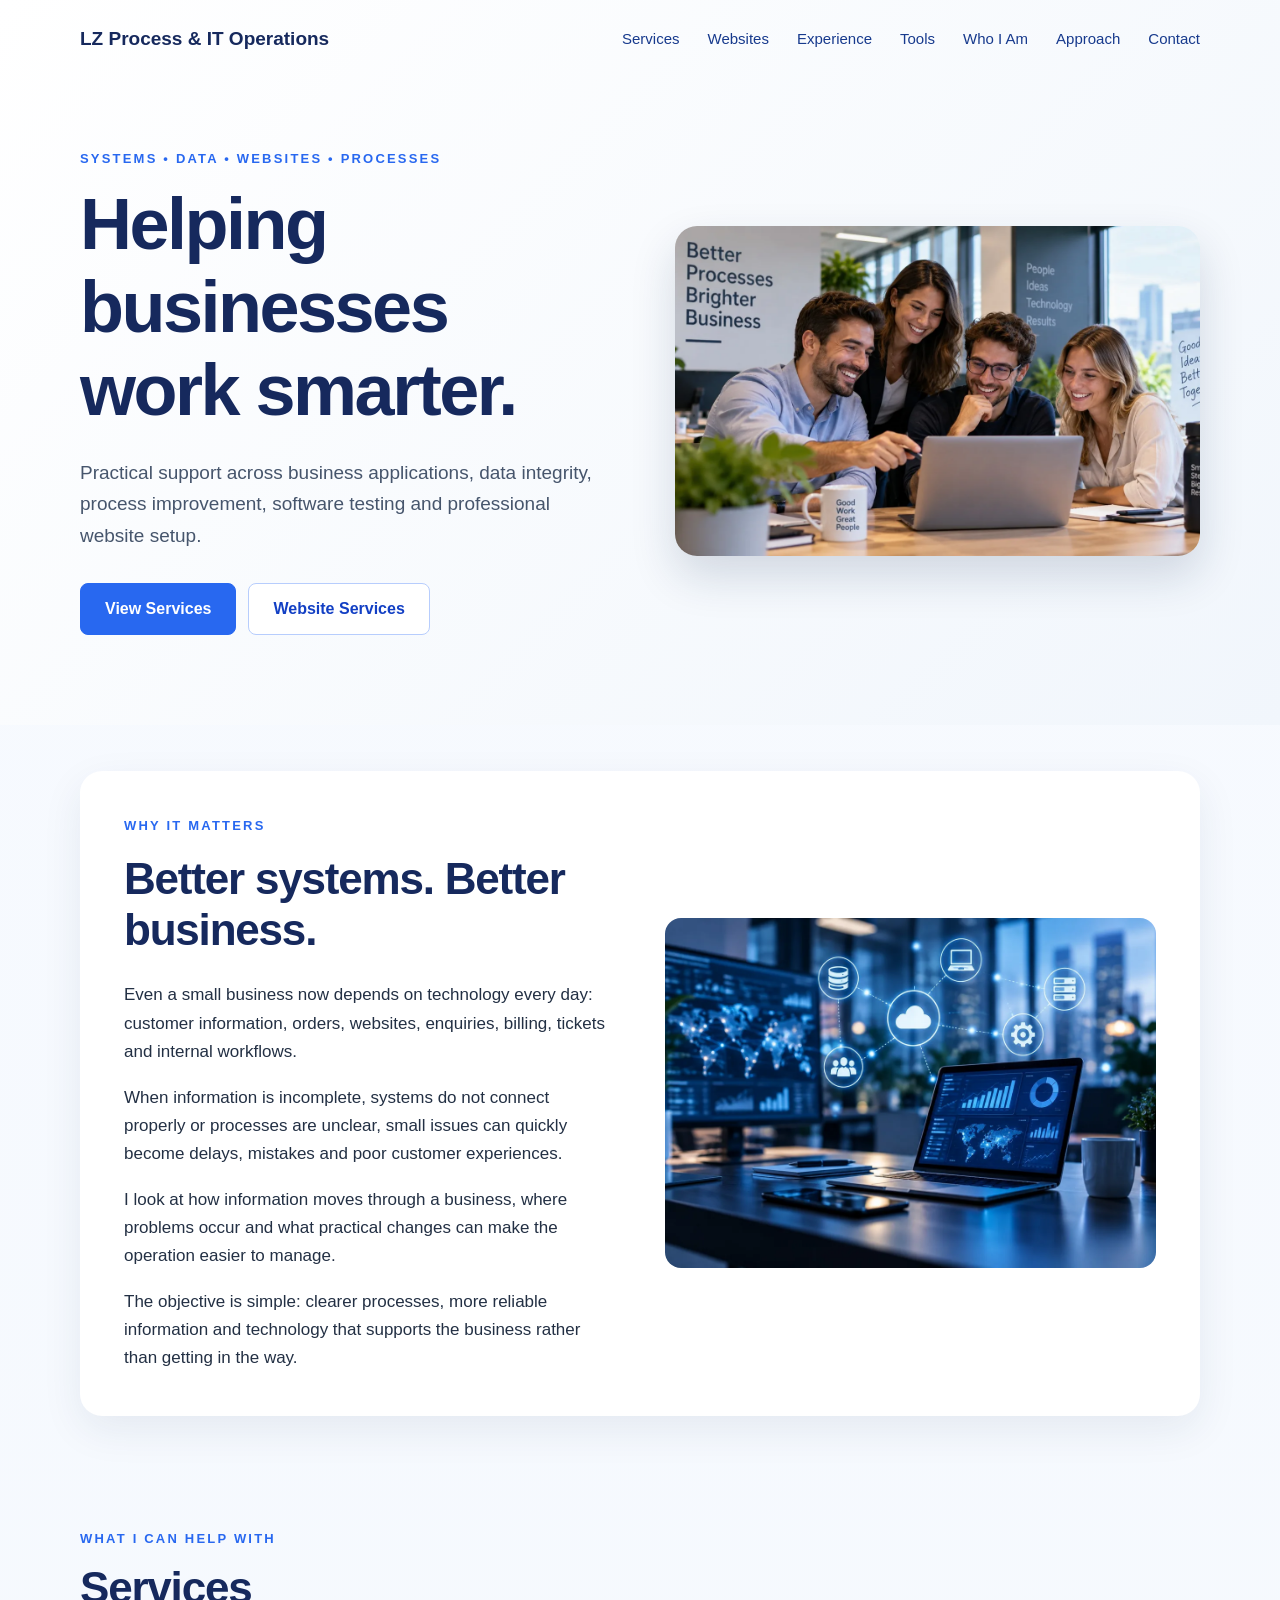
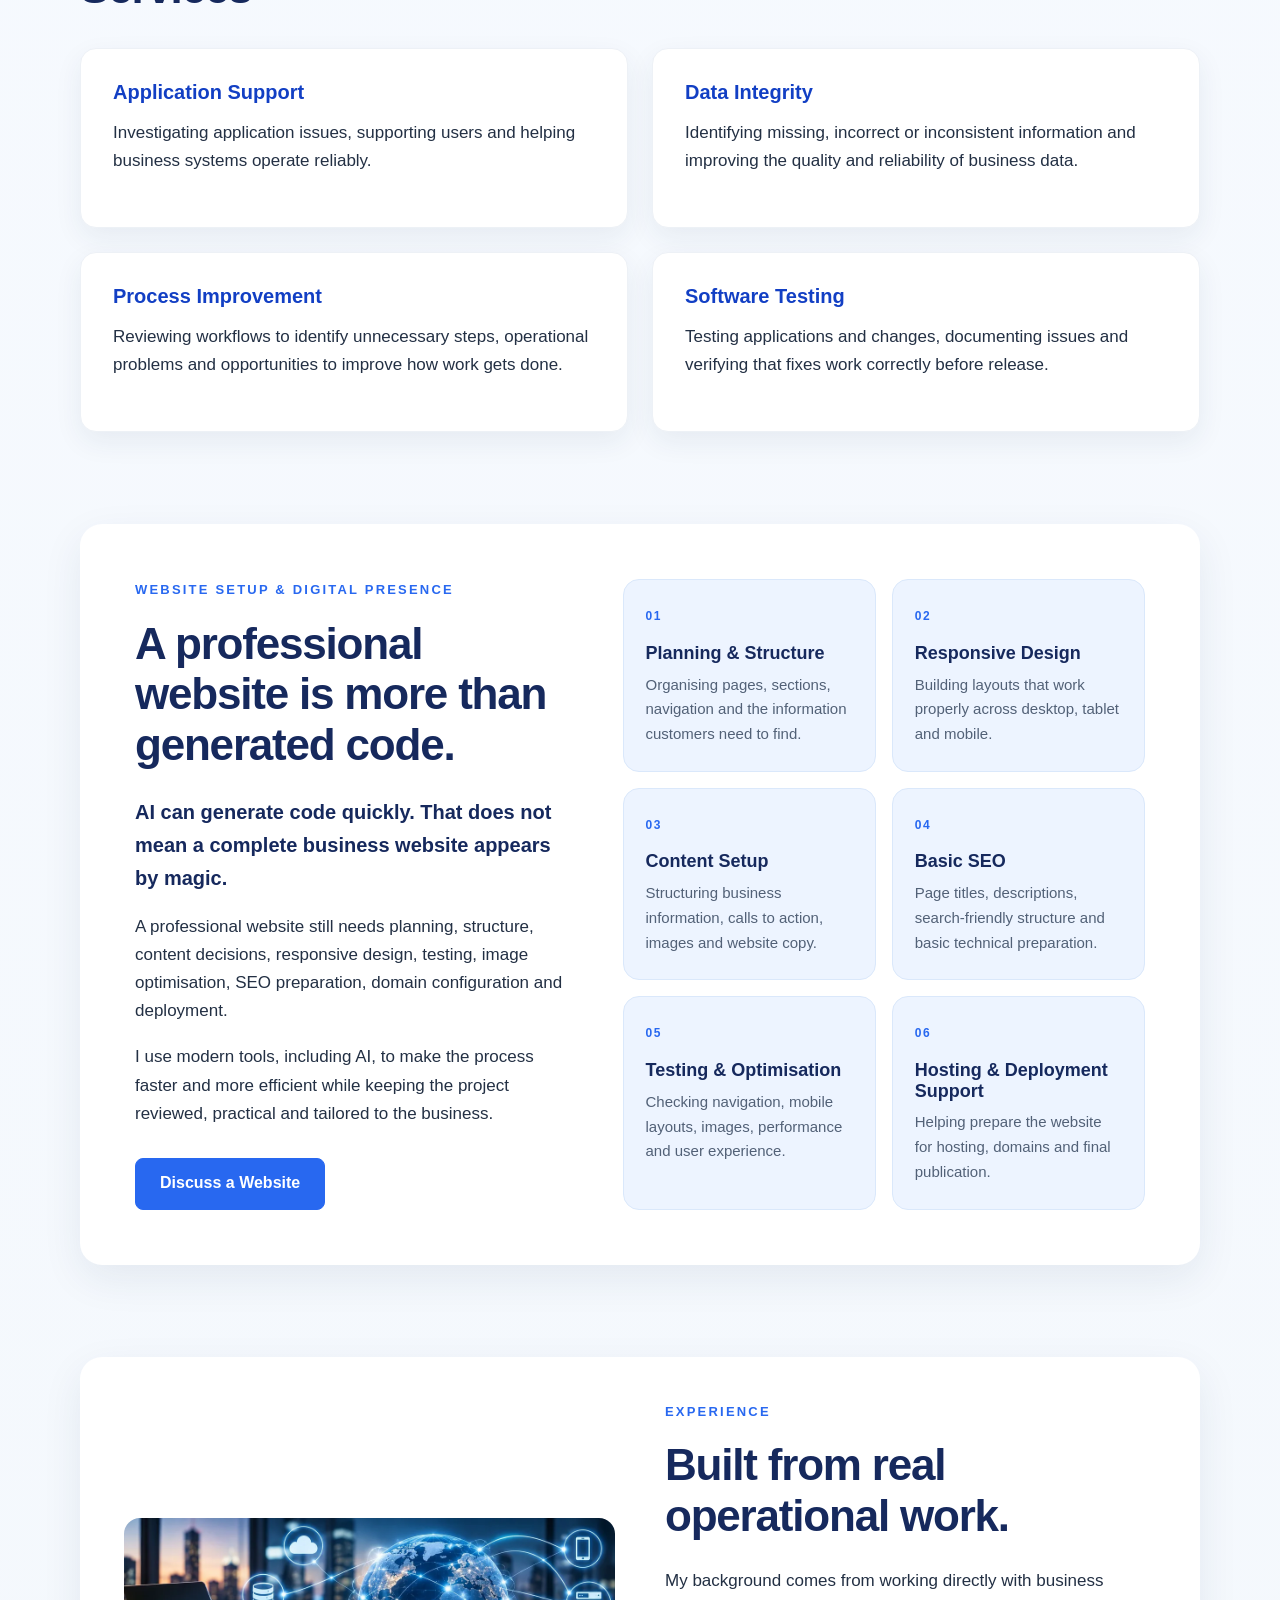
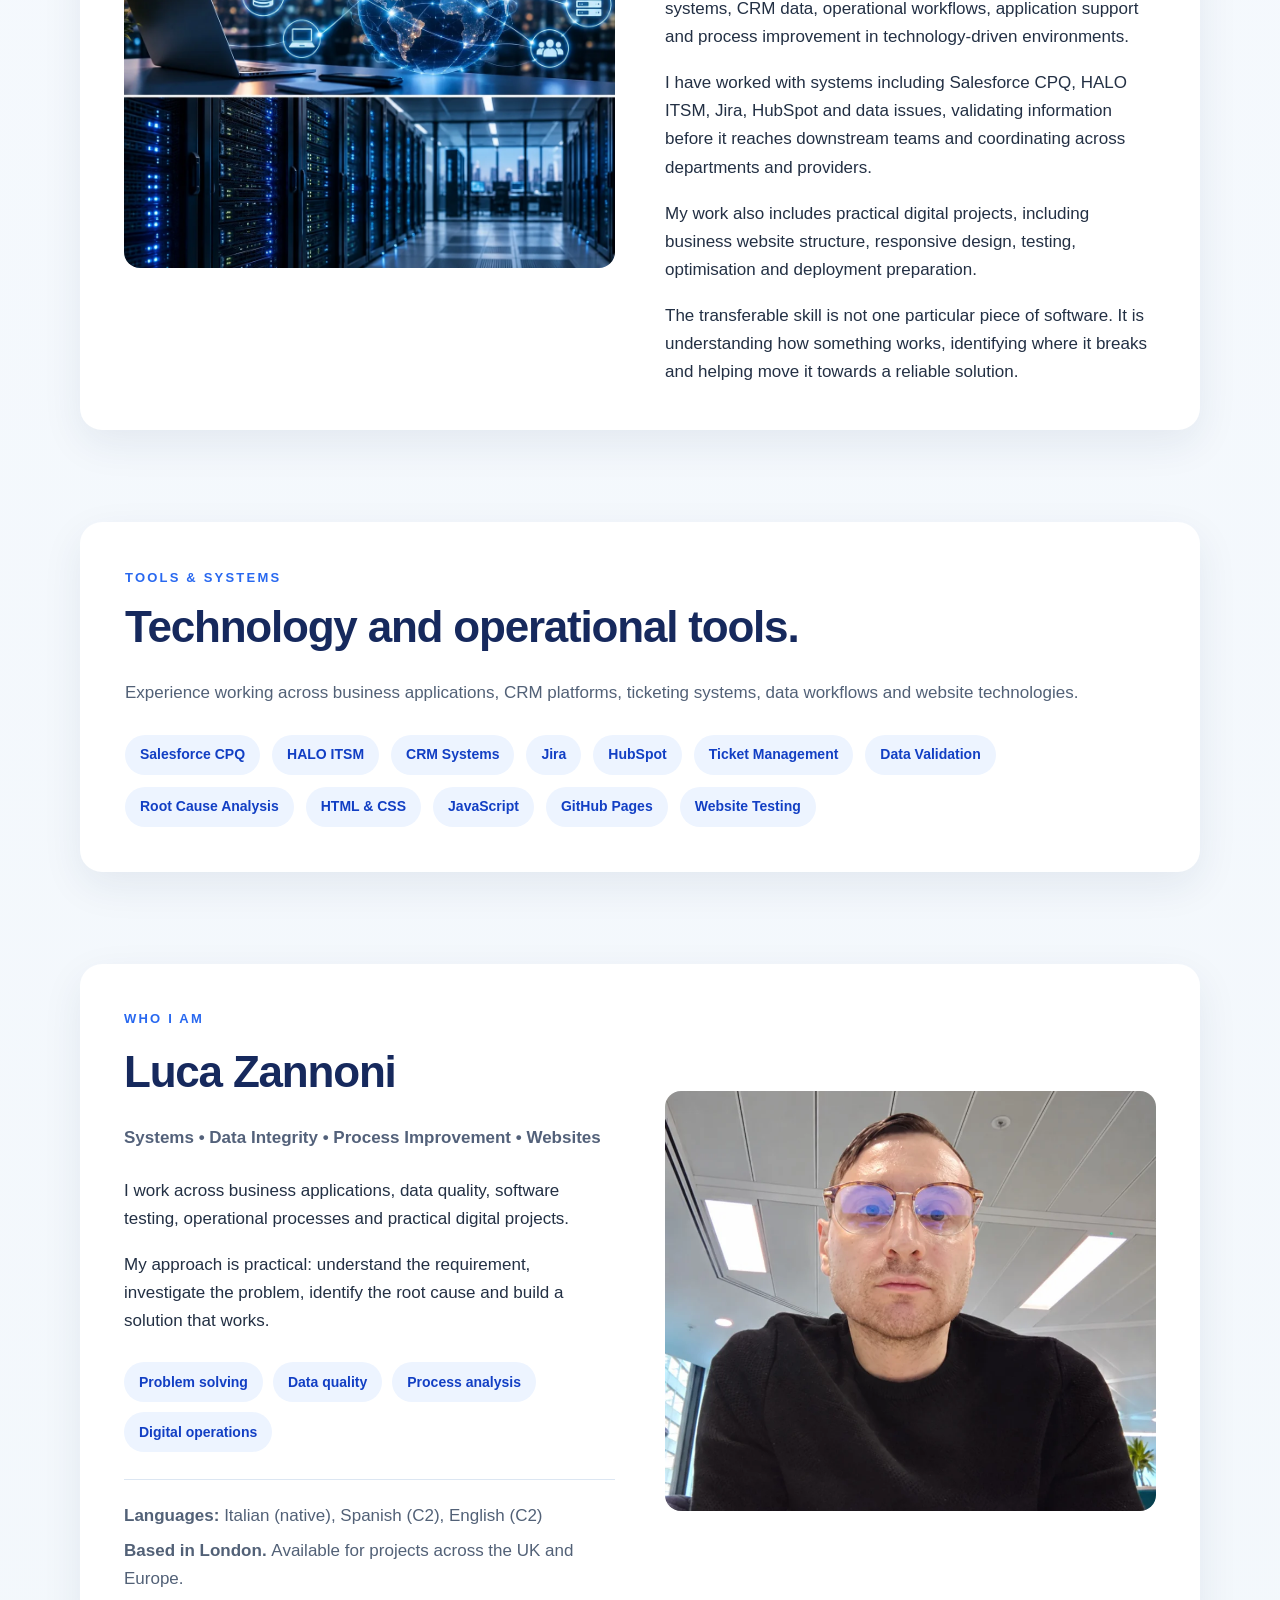
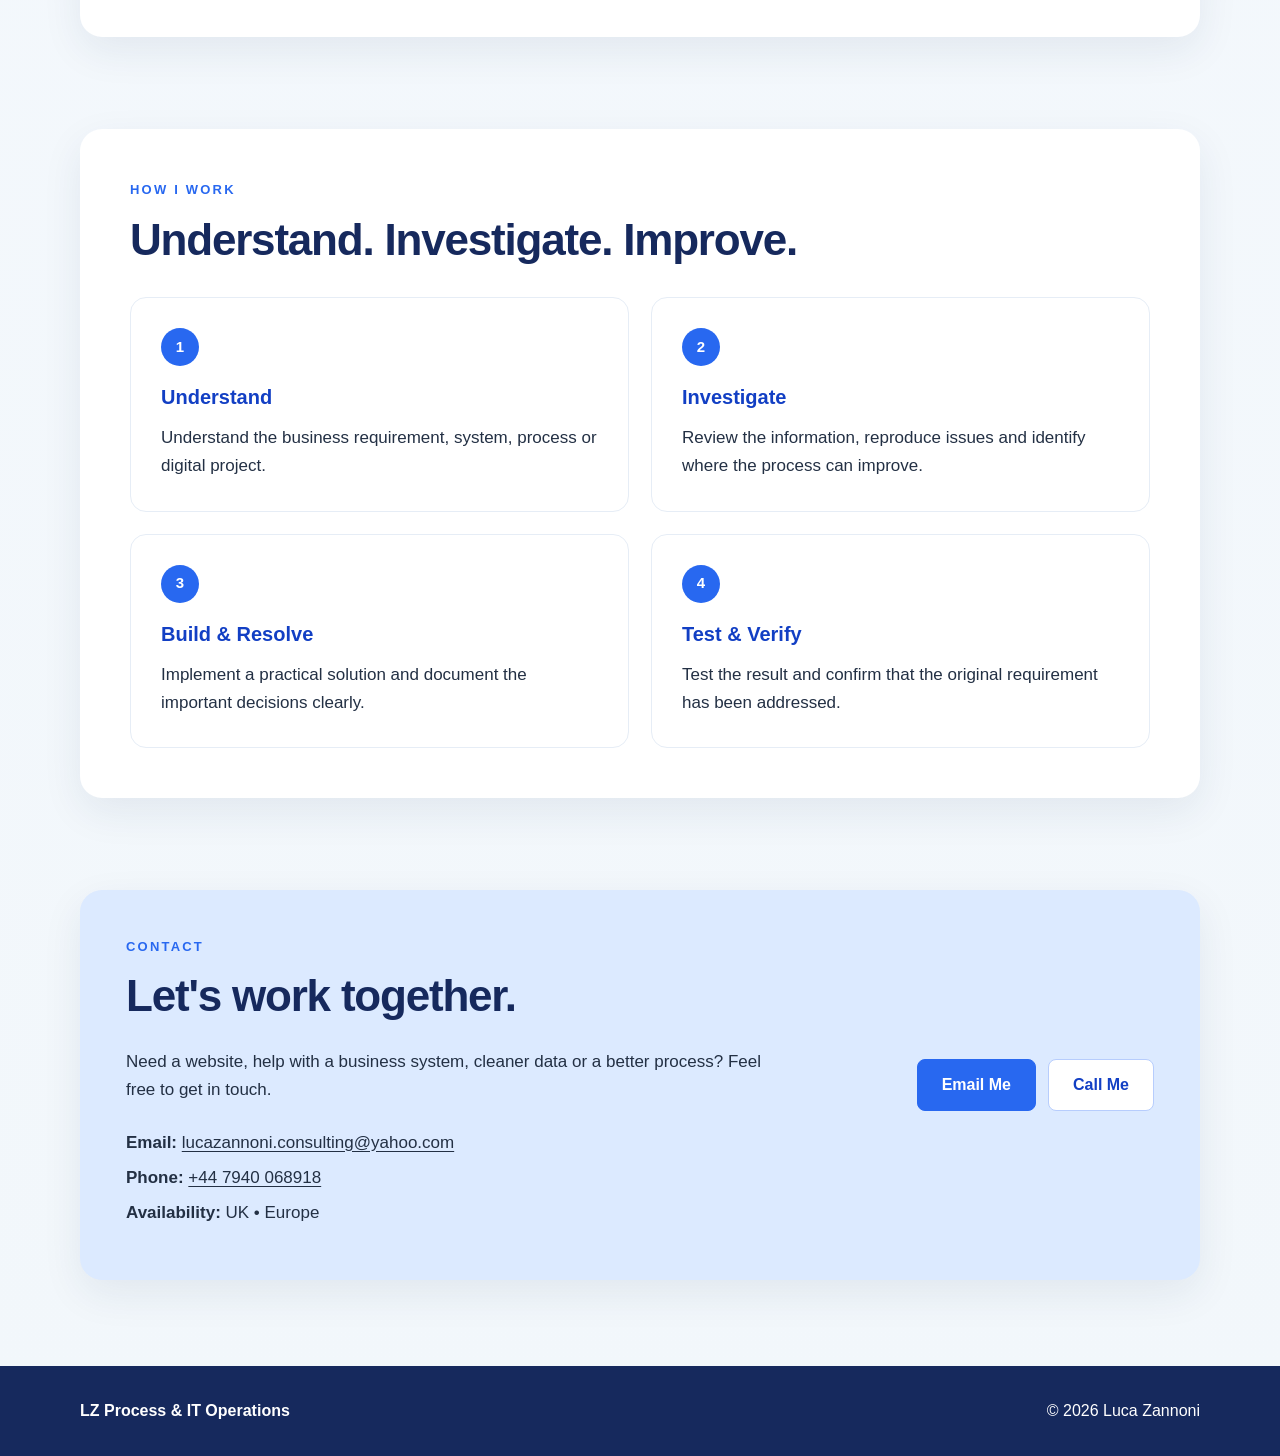
<file: index.html>
<!DOCTYPE html>
<html lang="en">

<head>

    <meta charset="UTF-8">

    <meta
        name="viewport"
        content="width=device-width, initial-scale=1.0"
    >


    <!-- =========================
         SEO
    ========================== -->

    <title>
        Business Systems, Data, Processes & Website Support | LZ Process & IT Operations
    </title>

    <meta
        name="description"
        content="Practical support for business systems, data integrity, process improvement, software testing and professional website setup across the UK and Europe."
    >

    <meta
        name="robots"
        content="index, follow"
    >

    <link
        rel="canonical"
        href="https://www.lzprocessoperations.com/"
    >


    <!-- =========================
         OPEN GRAPH
    ========================== -->

    <meta
        property="og:type"
        content="website"
    >

    <meta
        property="og:title"
        content="LZ Process & IT Operations | Systems, Data, Processes & Websites"
    >

    <meta
        property="og:description"
        content="Practical support across business systems, data integrity, process improvement, software testing and professional website setup."
    >

    <meta
        property="og:url"
        content="https://www.lzprocessoperations.com/"
    >

    <meta
        property="og:image"
        content="https://www.lzprocessoperations.com/images/office.webp"
    >

    <meta
        property="og:site_name"
        content="LZ Process & IT Operations"
    >


    <!-- =========================
         TWITTER
    ========================== -->

    <meta
        name="twitter:card"
        content="summary_large_image"
    >

    <meta
        name="twitter:title"
        content="LZ Process & IT Operations | Systems, Data, Processes & Websites"
    >

    <meta
        name="twitter:description"
        content="Practical support across business systems, data integrity, process improvement, software testing and professional website setup."
    >

    <meta
        name="twitter:image"
        content="https://www.lzprocessoperations.com/images/office.webp"
    >


    <!-- =========================
         BROWSER
    ========================== -->

    <meta
        name="theme-color"
        content="#16295d"
    >


    <!-- =========================
         STRUCTURED DATA
    ========================== -->

    <script type="application/ld+json">
    {
        "@context": "https://schema.org",
        "@type": "ProfessionalService",
        "name": "LZ Process & IT Operations",
        "url": "https://www.lzprocessoperations.com/",
        "description": "Practical support across business systems, data integrity, process improvement, software testing and professional website setup.",
        "founder": {
            "@type": "Person",
            "name": "Luca Zannoni"
        },
        "areaServed": [
            {
                "@type": "Country",
                "name": "United Kingdom"
            },
            {
                "@type": "Place",
                "name": "Europe"
            }
        ],
        "email": "mailto:lucazannoni.consulting@yahoo.com",
        "telephone": "+447940068918",
        "knowsAbout": [
            "Business Systems",
            "Application Support",
            "Data Integrity",
            "Process Improvement",
            "Software Testing",
            "Website Setup",
            "CRM Systems",
            "Digital Operations"
        ]
    }
    </script>


    <!-- =========================
         CSS
    ========================== -->

    <link
        rel="stylesheet"
        href="style.css"
    >

</head>


<body>


    <!-- =========================
         HEADER / NAVIGATION
    ========================== -->

    <header class="site-header">

        <nav class="container navigation">

            <a
                class="brand"
                href="#top"
            >
                LZ Process & IT Operations
            </a>


            <button
                class="menu-button"
                id="menuButton"
                type="button"
                aria-label="Open navigation"
                aria-expanded="false"
                aria-controls="navigation"
            >

                <span></span>
                <span></span>
                <span></span>

            </button>


            <div
                class="nav-links"
                id="navigation"
            >

                <a href="#services">
                    Services
                </a>

                <a href="#websites">
                    Websites
                </a>

                <a href="#experience">
                    Experience
                </a>

                <a href="#tools">
                    Tools
                </a>

                <a href="#about">
                    Who I Am
                </a>

                <a href="#approach">
                    Approach
                </a>

                <a href="#contact">
                    Contact
                </a>

            </div>

        </nav>


        <!-- =========================
             HERO
        ========================== -->

        <div
            class="hero container"
            id="top"
        >

            <div class="hero-text">

                <p class="section-label">
                    SYSTEMS • DATA • WEBSITES • PROCESSES
                </p>

                <h1>
                    Helping businesses
                    work smarter.
                </h1>

                <p class="hero-description">
                    Practical support across business applications,
                    data integrity, process improvement, software testing
                    and professional website setup.
                </p>


                <div class="buttons">

                    <a
                        class="primary-button"
                        href="#services"
                    >
                        View Services
                    </a>

                    <a
                        class="secondary-button"
                        href="#websites"
                    >
                        Website Services
                    </a>

                </div>

            </div>


            <div class="hero-image">

                <img
                    src="images/office.webp"
                    alt="Business team collaborating around a computer"
                    width="1536"
                    height="1024"
                    fetchpriority="high"
                >

            </div>

        </div>

    </header>



    <main>


        <!-- =========================
             BUSINESS OPERATIONS
        ========================== -->

        <section>

            <div class="content-box two-columns">

                <div class="text-column">

                    <p class="section-label">
                        WHY IT MATTERS
                    </p>

                    <h2>
                        Better systems. Better business.
                    </h2>

                    <p>
                        Even a small business now depends on technology
                        every day: customer information, orders, websites,
                        enquiries, billing, tickets and internal workflows.
                    </p>

                    <p>
                        When information is incomplete, systems do not connect
                        properly or processes are unclear, small issues can
                        quickly become delays, mistakes and poor customer
                        experiences.
                    </p>

                    <p>
                        I look at how information moves through a business,
                        where problems occur and what practical changes can
                        make the operation easier to manage.
                    </p>

                    <p>
                        The objective is simple: clearer processes,
                        more reliable information and technology that
                        supports the business rather than getting in the way.
                    </p>

                </div>


                <div class="image-column">

                    <img
                        src="images/data-connectivity.webp"
                        alt="Connected business systems and data"
                        loading="lazy"
                        width="1536"
                        height="1024"
                    >

                </div>

            </div>

        </section>



        <!-- =========================
             SERVICES
        ========================== -->

        <section id="services">

            <div class="standard-section">

                <p class="section-label">
                    WHAT I CAN HELP WITH
                </p>

                <h2>
                    Services
                </h2>


                <div class="service-grid">

                    <article class="card">

                        <h3>
                            Application Support
                        </h3>

                        <p>
                            Investigating application issues,
                            supporting users and helping business
                            systems operate reliably.
                        </p>

                    </article>


                    <article class="card">

                        <h3>
                            Data Integrity
                        </h3>

                        <p>
                            Identifying missing, incorrect or inconsistent
                            information and improving the quality and
                            reliability of business data.
                        </p>

                    </article>


                    <article class="card">

                        <h3>
                            Process Improvement
                        </h3>

                        <p>
                            Reviewing workflows to identify unnecessary
                            steps, operational problems and opportunities
                            to improve how work gets done.
                        </p>

                    </article>


                    <article class="card">

                        <h3>
                            Software Testing
                        </h3>

                        <p>
                            Testing applications and changes,
                            documenting issues and verifying that
                            fixes work correctly before release.
                        </p>

                    </article>

                </div>

            </div>

        </section>



        <!-- =========================
             WEBSITE SERVICES
        ========================== -->

        <section id="websites">

            <div class="website-section">

                <div class="website-intro">

                    <p class="section-label">
                        WEBSITE SETUP & DIGITAL PRESENCE
                    </p>

                    <h2>
                        A professional website is more than generated code.
                    </h2>

                    <p class="website-lead">
                        AI can generate code quickly.
                        That does not mean a complete business website
                        appears by magic.
                    </p>

                    <p>
                        A professional website still needs planning,
                        structure, content decisions, responsive design,
                        testing, image optimisation, SEO preparation,
                        domain configuration and deployment.
                    </p>

                    <p>
                        I use modern tools, including AI, to make the
                        process faster and more efficient while keeping
                        the project reviewed, practical and tailored
                        to the business.
                    </p>


                    <a
                        class="primary-button"
                        href="#contact"
                    >
                        Discuss a Website
                    </a>

                </div>


                <div class="website-services">

                    <div class="website-item">

                        <span class="website-number">
                            01
                        </span>

                        <div>

                            <h3>
                                Planning & Structure
                            </h3>

                            <p>
                                Organising pages, sections,
                                navigation and the information
                                customers need to find.
                            </p>

                        </div>

                    </div>


                    <div class="website-item">

                        <span class="website-number">
                            02
                        </span>

                        <div>

                            <h3>
                                Responsive Design
                            </h3>

                            <p>
                                Building layouts that work properly
                                across desktop, tablet and mobile.
                            </p>

                        </div>

                    </div>


                    <div class="website-item">

                        <span class="website-number">
                            03
                        </span>

                        <div>

                            <h3>
                                Content Setup
                            </h3>

                            <p>
                                Structuring business information,
                                calls to action, images and website copy.
                            </p>

                        </div>

                    </div>


                    <div class="website-item">

                        <span class="website-number">
                            04
                        </span>

                        <div>

                            <h3>
                                Basic SEO
                            </h3>

                            <p>
                                Page titles, descriptions,
                                search-friendly structure and
                                basic technical preparation.
                            </p>

                        </div>

                    </div>


                    <div class="website-item">

                        <span class="website-number">
                            05
                        </span>

                        <div>

                            <h3>
                                Testing & Optimisation
                            </h3>

                            <p>
                                Checking navigation, mobile layouts,
                                images, performance and user experience.
                            </p>

                        </div>

                    </div>


                    <div class="website-item">

                        <span class="website-number">
                            06
                        </span>

                        <div>

                            <h3>
                                Hosting & Deployment Support
                            </h3>

                            <p>
                                Helping prepare the website for
                                hosting, domains and final publication.
                            </p>

                        </div>

                    </div>

                </div>

            </div>

        </section>



        <!-- =========================
             EXPERIENCE
        ========================== -->

        <section id="experience">

            <div class="content-box two-columns">

                <div class="image-column">

                    <img
                        src="images/infrastructure.webp"
                        alt="Technology infrastructure and connected systems"
                        loading="lazy"
                        width="1536"
                        height="1024"
                    >

                </div>


                <div class="text-column">

                    <p class="section-label">
                        EXPERIENCE
                    </p>

                    <h2>
                        Built from real operational work.
                    </h2>

                    <p>
                        My background comes from working directly with business systems,
                        CRM data, operational workflows,
                        application support and process improvement in technology-driven environments.
                    </p>

                    <p>
                        I have worked with systems including
                        Salesforce CPQ, HALO ITSM, Jira, HubSpot
                        and data issues, validating information before it
                        reaches downstream teams and coordinating across
                        departments and providers.
                    </p>

                    <p>
                        My work also includes practical digital projects,
                        including business website structure,
                        responsive design, testing, optimisation
                        and deployment preparation.
                    </p>

                    <p>
                        The transferable skill is not one particular
                        piece of software. It is understanding how
                        something works, identifying where it breaks
                        and helping move it towards a reliable solution.
                    </p>

                </div>

            </div>

        </section>



        <!-- =========================
             TOOLS
        ========================== -->

        <section id="tools">

            <div class="tools-section">

                <p class="section-label">
                    TOOLS & SYSTEMS
                </p>

                <h2>
                    Technology and operational tools.
                </h2>

                <p class="tools-description">
                    Experience working across business applications,
                    CRM platforms, ticketing systems, data workflows
                    and website technologies.
                </p>


                <div class="tools-list">

                    <span>Salesforce CPQ</span>
                    
                    <span>HALO ITSM</span>
                
                    
                    <span>CRM Systems</span>
                    <span>Jira</span>
                    <span>HubSpot</span>
                    <span>Ticket Management</span>
                    <span>Data Validation</span>
                    <span>Root Cause Analysis</span>
                    <span>HTML & CSS</span>
                    <span>JavaScript</span>
                    <span>GitHub Pages</span>
                    <span>Website Testing</span>

                </div>

            </div>

        </section>



        <!-- =========================
             WHO I AM
        ========================== -->

        <section id="about">

            <div class="content-box two-columns">

                <div class="text-column">

                    <p class="section-label">
                        WHO I AM
                    </p>

                    <h2>
                        Luca Zannoni
                    </h2>

                    <p class="role">
                        Systems • Data Integrity • Process Improvement • Websites
                    </p>

                    <p>
                        I work across business applications,
                        data quality, software testing,
                        operational processes and practical
                        digital projects.
                    </p>

                    <p>
                        My approach is practical:
                        understand the requirement,
                        investigate the problem,
                        identify the root cause and
                        build a solution that works.
                    </p>


                    <div class="strengths">

                        <span>
                            Problem solving
                        </span>

                        <span>
                            Data quality
                        </span>

                        <span>
                            Process analysis
                        </span>

                        <span>
                            Digital operations
                        </span>

                    </div>


                    <div class="international-info">

                        <p>
                            <strong>
                                Languages:
                            </strong>

                            Italian (native),
                            Spanish (C2),
                            English (C2)
                        </p>


                        <p>
                            <strong>
                                Based in London.
                            </strong>

                            Available for projects across
                            the UK and Europe.
                        </p>

                    </div>

                </div>


                <div class="profile-image">

                    <img
                        src="images/luca.webp"
                        alt="Luca Zannoni"
                        loading="lazy"
                        width="1152"
                        height="1536"
                    >

                </div>

            </div>

        </section>



        <!-- =========================
             APPROACH
        ========================== -->

        <section id="approach">

            <div class="approach-box">

                <p class="section-label">
                    HOW I WORK
                </p>

                <h2>
                    Understand. Investigate. Improve.
                </h2>


                <div class="approach-grid">

                    <article class="approach-card">

                        <span class="approach-number">
                            1
                        </span>

                        <h3>
                            Understand
                        </h3>

                        <p>
                            Understand the business requirement,
                            system, process or digital project.
                        </p>

                    </article>


                    <article class="approach-card">

                        <span class="approach-number">
                            2
                        </span>

                        <h3>
                            Investigate
                        </h3>

                        <p>
                            Review the information,
                            reproduce issues and identify
                            where the process can improve.
                        </p>

                    </article>


                    <article class="approach-card">

                        <span class="approach-number">
                            3
                        </span>

                        <h3>
                            Build & Resolve
                        </h3>

                        <p>
                            Implement a practical solution
                            and document the important
                            decisions clearly.
                        </p>

                    </article>


                    <article class="approach-card">

                        <span class="approach-number">
                            4
                        </span>

                        <h3>
                            Test & Verify
                        </h3>

                        <p>
                            Test the result and confirm
                            that the original requirement
                            has been addressed.
                        </p>

                    </article>

                </div>

            </div>

        </section>



        <!-- =========================
             CONTACT
        ========================== -->

        <section id="contact">

            <div class="contact-box">

                <div>

                    <p class="section-label">
                        CONTACT
                    </p>

                    <h2>
                        Let's work together.
                    </h2>

                    <p class="contact-intro">
                        Need a website, help with a business system,
                        cleaner data or a better process?
                        Feel free to get in touch.
                    </p>


                    <div class="contact-details">

                        <p>

                            <strong>
                                Email:
                            </strong>

                            <a
                                href="mailto:lucazannoni.consulting@yahoo.com"
                            >
                                lucazannoni.consulting@yahoo.com
                            </a>

                        </p>


                        <p>

                            <strong>
                                Phone:
                            </strong>

                            <a
                                href="tel:+447940068918"
                            >
                                +44 7940 068918
                            </a>

                        </p>


                        <p>

                            <strong>
                                Availability:
                            </strong>

                            UK • Europe

                        </p>

                    </div>

                </div>


                <div class="contact-buttons">

                    <a
                        class="primary-button"
                        href="mailto:lucazannoni.consulting@yahoo.com"
                    >
                        Email Me
                    </a>

                    <a
                        class="secondary-button"
                        href="tel:+447940068918"
                    >
                        Call Me
                    </a>

                </div>

            </div>

        </section>


    </main>



    <!-- =========================
         FOOTER
    ========================== -->

    <footer>

        <div class="footer-inner">

            <strong>
                LZ Process & IT Operations
            </strong>

            <span>
                © <span id="year">2026</span> Luca Zannoni
            </span>

        </div>

    </footer>



    <!-- =========================
         JAVASCRIPT
    ========================== -->

    <script
        src="script.js"
        defer
    ></script>


</body>

</html>
</file>
<file: style.css>
/* =========================
   VARIABLES
========================= */

:root {

    --primary: #2868f0;
    --primary-dark: #123fc4;

    --navy: #16295d;

    --text: #233044;
    --muted: #526177;

    --background: #f4f8fc;
    --background-blue: #edf4ff;

    --white: #ffffff;

    --light-blue: #dfeeff;
    --border: #dce6f2;

    --page-width: 1120px;
    --page-padding: 24px;

    --radius-large: 22px;
    --radius-medium: 16px;
    --radius-small: 10px;

    --shadow:
        0 14px 40px
        rgba(29, 55, 90, 0.08);

}



/* =========================
   RESET
========================= */

* {
    box-sizing: border-box;
    margin: 0;
    padding: 0;
}


html {
    scroll-behavior: smooth;
}


body {

    font-family:
        "Segoe UI",
        Arial,
        Helvetica,
        sans-serif;

    background:
        linear-gradient(
            180deg,
            #f7faff 0%,
            #f2f7fb 100%
        );

    color: var(--text);

    line-height: 1.65;

}


img {

    display: block;
    width: 100%;

}


a {

    color: inherit;
    text-decoration: none;

}


button {

    font: inherit;

}



/* =========================
   GLOBAL LAYOUT
========================= */

.container,
.standard-section,
.content-box,
.tools-section,
.website-section,
.approach-box,
.contact-box,
.footer-inner {

    width: min(
        calc(100% - 48px),
        var(--page-width)
    );

    margin-left: auto;
    margin-right: auto;

}


section {

    padding: 46px 0;

}



/* =========================
   TYPOGRAPHY
========================= */

h1,
h2,
h3 {

    color: var(--navy);
    line-height: 1.15;

}


h1 {

    font-size: clamp(
        46px,
        6vw,
        72px
    );

    letter-spacing: -2.5px;

}


h2 {

    font-size: clamp(
        32px,
        4vw,
        44px
    );

    letter-spacing: -1.2px;
    margin-bottom: 26px;

}


h3 {

    font-size: 20px;
    margin-bottom: 15px;

}


p {

    font-size: 17px;

}


.section-label {

    color: var(--primary);

    font-size: 13px;
    font-weight: 800;

    letter-spacing: 2.2px;

    margin-bottom: 14px;

}



/* =========================
   BUTTONS
========================= */

.buttons,
.contact-buttons {

    display: flex;
    align-items: center;

    gap: 12px;

    flex-wrap: wrap;

}


.primary-button,
.secondary-button {

    display: inline-flex;

    align-items: center;
    justify-content: center;

    min-height: 52px;

    padding: 0 24px;

    border-radius: 8px;

    font-size: 16px;
    font-weight: 700;

    transition:
        transform 0.2s ease,
        background 0.2s ease,
        border-color 0.2s ease;

}


.primary-button {

    background: var(--primary);
    color: var(--white);

    border: 1px solid var(--primary);

}


.primary-button:hover {

    background: var(--primary-dark);
    border-color: var(--primary-dark);

    transform: translateY(-2px);

}


.secondary-button {

    background: var(--white);
    color: var(--primary-dark);

    border: 1px solid #b7cdfd;

}


.secondary-button:hover {

    border-color: var(--primary);

    transform: translateY(-2px);

}



/* =========================
   HEADER
========================= */

.site-header {

    background:
        linear-gradient(
            135deg,
            #ffffff 0%,
            #f1f6fc 100%
        );

}



/* =========================
   NAVIGATION
========================= */

.navigation {

    min-height: 78px;

    display: flex;

    align-items: center;
    justify-content: space-between;

    gap: 30px;

}


.brand {

    color: var(--navy);

    font-size: 19px;
    font-weight: 800;

    white-space: nowrap;

}


.nav-links {

    display: flex;

    align-items: center;

    gap: 28px;

}


.nav-links a {

    color: #173a8d;

    font-size: 15px;
    font-weight: 500;

    transition:
        color 0.2s ease;

}


.nav-links a:hover {

    color: var(--primary);

}


.menu-button {

    display: none;

    width: 46px;
    height: 46px;

    border: 1px solid var(--border);

    background: var(--white);

    border-radius: 8px;

    cursor: pointer;

    align-items: center;
    justify-content: center;

    flex-direction: column;

    gap: 5px;

}


.menu-button span {

    display: block;

    width: 22px;
    height: 2px;

    background: var(--navy);

    transition:
        transform 0.25s ease,
        opacity 0.25s ease;

}


.menu-button.open span:nth-child(1) {

    transform:
        translateY(7px)
        rotate(45deg);

}


.menu-button.open span:nth-child(2) {

    opacity: 0;

}


.menu-button.open span:nth-child(3) {

    transform:
        translateY(-7px)
        rotate(-45deg);

}



/* =========================
   HERO
========================= */

.hero {

    min-height: 570px;

    display: grid;

    grid-template-columns:
        1fr 1fr;

    align-items: center;

    gap: 70px;

    padding-top: 70px;
    padding-bottom: 90px;

}


.hero-text {

    max-width: 560px;

}


.hero h1 {

    margin-bottom: 25px;

}


.hero-description {

    max-width: 600px;

    margin-bottom: 32px;

    font-size: 19px;

    color: #46556c;

}


.hero-image img {

    height: 330px;

    object-fit: cover;

    border-radius: var(--radius-large);

    box-shadow:
        0 20px 45px
        rgba(19, 44, 79, 0.16);

}



/* =========================
   GENERAL CONTENT BOXES
========================= */

.content-box,
.tools-section,
.website-section,
.approach-box,
.contact-box {

    background: var(--white);

    border-radius: var(--radius-large);

    box-shadow: var(--shadow);

}


.content-box {

    padding: 44px;

}


.two-columns {

    display: grid;

    grid-template-columns:
        1fr 1fr;

    gap: 50px;

    align-items: center;

}


.text-column p {

    margin-bottom: 18px;

}


.text-column p:last-child {

    margin-bottom: 0;

}


.image-column img,
.profile-image img {

    border-radius: var(--radius-medium);

    object-fit: cover;

}


.image-column img {

    height: 350px;

}


.profile-image img {

    height: 420px;

    object-position: center;

}



/* =========================
   SERVICES
========================= */

.standard-section {

    padding-top: 20px;

}


.service-grid {

    display: grid;

    grid-template-columns:
        repeat(2, 1fr);

    gap: 24px;

    margin-top: 34px;

}


.card {

    min-height: 180px;

    background: var(--white);

    padding: 32px;

    border-radius: var(--radius-medium);

    border: 1px solid #edf1f6;

    box-shadow:
        0 10px 28px
        rgba(26, 50, 82, 0.07);

}


.card h3 {

    color: var(--primary-dark);

}


.card p {

    color: var(--text);

}



/* =========================
   WEBSITE SECTION
========================= */

.website-section {

    display: grid;

    grid-template-columns:
        0.9fr 1.1fr;

    gap: 60px;

    padding: 55px;

}


.website-intro {

    align-self: center;

}


.website-intro p {

    margin-bottom: 18px;

}


.website-intro .primary-button {

    margin-top: 12px;

}


.website-lead {

    color: var(--navy);

    font-size: 20px;
    font-weight: 700;

}


.website-services {

    display: grid;

    grid-template-columns:
        1fr 1fr;

    gap: 16px;

}


.website-item {

    background: var(--background-blue);

    border-radius: var(--radius-medium);

    padding: 22px;

    border: 1px solid #dae8fb;

}


.website-number {

    display: inline-flex;

    margin-bottom: 16px;

    color: var(--primary);

    font-size: 12px;
    font-weight: 800;

    letter-spacing: 1.5px;

}


.website-item h3 {

    font-size: 18px;

    margin-bottom: 9px;

}


.website-item p {

    font-size: 15px;

    color: var(--muted);

}



/* =========================
   TOOLS
========================= */

.tools-section {

    padding: 45px;

}


.tools-description {

    margin-bottom: 28px;

    color: var(--muted);

}


.tools-list {

    display: flex;

    flex-wrap: wrap;

    gap: 12px;

}


.tools-list span,
.strengths span {

    display: inline-flex;

    align-items: center;

    min-height: 40px;

    padding: 7px 15px;

    border-radius: 999px;

    background: #edf4ff;

    color: var(--primary-dark);

    font-size: 14px;
    font-weight: 700;

}



/* =========================
   ABOUT
========================= */

.role {

    color: #53617a;

    font-weight: 700;

    margin-bottom: 25px !important;

}


.strengths {

    display: flex;

    flex-wrap: wrap;

    gap: 10px;

    margin: 27px 0;

}


.international-info {

    border-top: 1px solid var(--border);

    padding-top: 22px;

}


.international-info p {

    color: #526177;

    margin-bottom: 7px;

}



/* =========================
   APPROACH
========================= */

.approach-box {

    padding: 50px;

}


.approach-grid {

    display: grid;

    grid-template-columns:
        repeat(2, 1fr);

    gap: 22px;

    margin-top: 32px;

}


.approach-card {

    position: relative;

    background: var(--white);

    border: 1px solid #e6edf6;

    border-radius: var(--radius-medium);

    padding: 30px;

    min-height: 190px;

}


.approach-number {

    display: flex;

    align-items: center;
    justify-content: center;

    width: 38px;
    height: 38px;

    margin-bottom: 20px;

    border-radius: 50%;

    background: var(--primary);

    color: var(--white);

    font-size: 15px;
    font-weight: 800;

}


.approach-card h3 {

    color: var(--primary-dark);

}



/* =========================
   CONTACT
========================= */

.contact-box {

    display: grid;

    grid-template-columns:
        1fr auto;

    gap: 60px;

    align-items: center;

    padding: 46px;

    background: #dceaff;

}


.contact-intro {

    max-width: 650px;

    margin-bottom: 25px;

}


.contact-details p {

    margin-bottom: 7px;

}


.contact-details a {

    text-decoration: underline;

    text-underline-offset: 3px;

}


.contact-buttons {

    justify-content: flex-end;

}



/* =========================
   FOOTER
========================= */

footer {

    margin-top: 40px;

    background: var(--navy);

    color: var(--white);

}


.footer-inner {

    min-height: 90px;

    display: flex;

    align-items: center;
    justify-content: space-between;

    gap: 30px;

}



/* =========================
   TABLET
========================= */

@media (max-width: 980px) {

    .nav-links {

        gap: 18px;

    }


    .nav-links a {

        font-size: 14px;

    }


    .hero {

        gap: 40px;

    }


    .website-section {

        grid-template-columns: 1fr;

        gap: 45px;

    }


    .contact-box {

        grid-template-columns: 1fr;

    }


    .contact-buttons {

        justify-content: flex-start;

    }

}



/* =========================
   MOBILE
========================= */

@media (max-width: 760px) {

    :root {

        --page-padding: 18px;

    }


    body {

        overflow-x: hidden;

    }


    section {

        padding: 30px 0;

    }


    #services {

        padding-top: 12px;

    }


    h1 {

        font-size: clamp(
            42px,
            12vw,
            58px
        );

        letter-spacing: -1.8px;

    }


    h2 {

        font-size: clamp(
            30px,
            9vw,
            38px
        );

        letter-spacing: -0.8px;

    }


    p {

        font-size: 16px;

    }


    .container,
    .standard-section,
    .content-box,
    .tools-section,
    .website-section,
    .approach-box,
    .contact-box,
    .footer-inner {

        width: calc(100% - 36px);

    }



    /* NAVIGATION */

    .navigation {

        position: relative;

        min-height: 72px;

    }


    .brand {

        max-width: 230px;

        font-size: 16px;

        line-height: 1.25;

    }


    .menu-button {

        display: flex;

        flex-shrink: 0;

    }


    .nav-links {

        position: absolute;

        z-index: 100;

        top: 67px;

        left: 0;
        right: 0;

        display: none;

        flex-direction: column;

        align-items: stretch;

        gap: 0;

        background: var(--white);

        border: 1px solid var(--border);

        border-radius: 14px;

        padding: 10px;

        box-shadow:
            0 16px 35px
            rgba(24, 46, 80, 0.14);

    }


    .nav-links.open {

        display: flex;

    }


    .nav-links a {

        display: block;

        padding: 14px 15px;

        border-radius: 8px;

        font-size: 15px;

    }


    .nav-links a:hover {

        background: var(--background-blue);

    }



    /* HERO */

    .hero {

        min-height: auto;

        grid-template-columns: 1fr;

        gap: 42px;

        padding-top: 55px;
        padding-bottom: 65px;

    }


    .hero-description {

        font-size: 17px;

    }


    .hero-image img {

        height: 300px;

    }



    /* CONTENT */

    .two-columns {

        grid-template-columns: 1fr;

        gap: 35px;

    }


    .content-box {

        padding: 30px 24px;

    }


    .image-column {

        order: 2;

    }


    .image-column img {

        height: 280px;

    }


    .profile-image img {

        height: 400px;

    }



    /* SERVICES */

    .service-grid {

        grid-template-columns: 1fr;

        gap: 16px;

    }


    .card {

        min-height: auto;

        padding: 26px 22px;

    }



    /* WEBSITE */

    .website-section {

        padding: 30px 24px;

    }


    .website-services {

        grid-template-columns: 1fr;

    }



    /* TOOLS */

    .tools-section {

        padding: 30px 24px;

    }



    /* APPROACH */

    .approach-box {

        padding: 30px 24px;

    }


    .approach-grid {

        grid-template-columns: 1fr;

        gap: 16px;

    }


    .approach-card {

        min-height: auto;

        padding: 25px 22px;

    }



    /* CONTACT */

    .contact-box {

        padding: 32px 24px;

        gap: 30px;

    }


    .contact-buttons {

        width: 100%;

    }


    .contact-buttons a {

        flex: 1;

    }



    /* FOOTER */

    .footer-inner {

        min-height: 110px;

        flex-direction: column;

        justify-content: center;

        align-items: flex-start;

        gap: 6px;

    }

}



/* =========================
   SMALL MOBILE
========================= */

@media (max-width: 420px) {

    .buttons {

        width: 100%;

    }


    .buttons .primary-button,
    .buttons .secondary-button {

        width: 100%;

    }


    .hero-image img {

        height: 250px;

    }


    .profile-image img {

        height: 350px;

    }


    .contact-buttons {

        flex-direction: column;

    }


    .contact-buttons a {

        width: 100%;

    }

}
</file>
